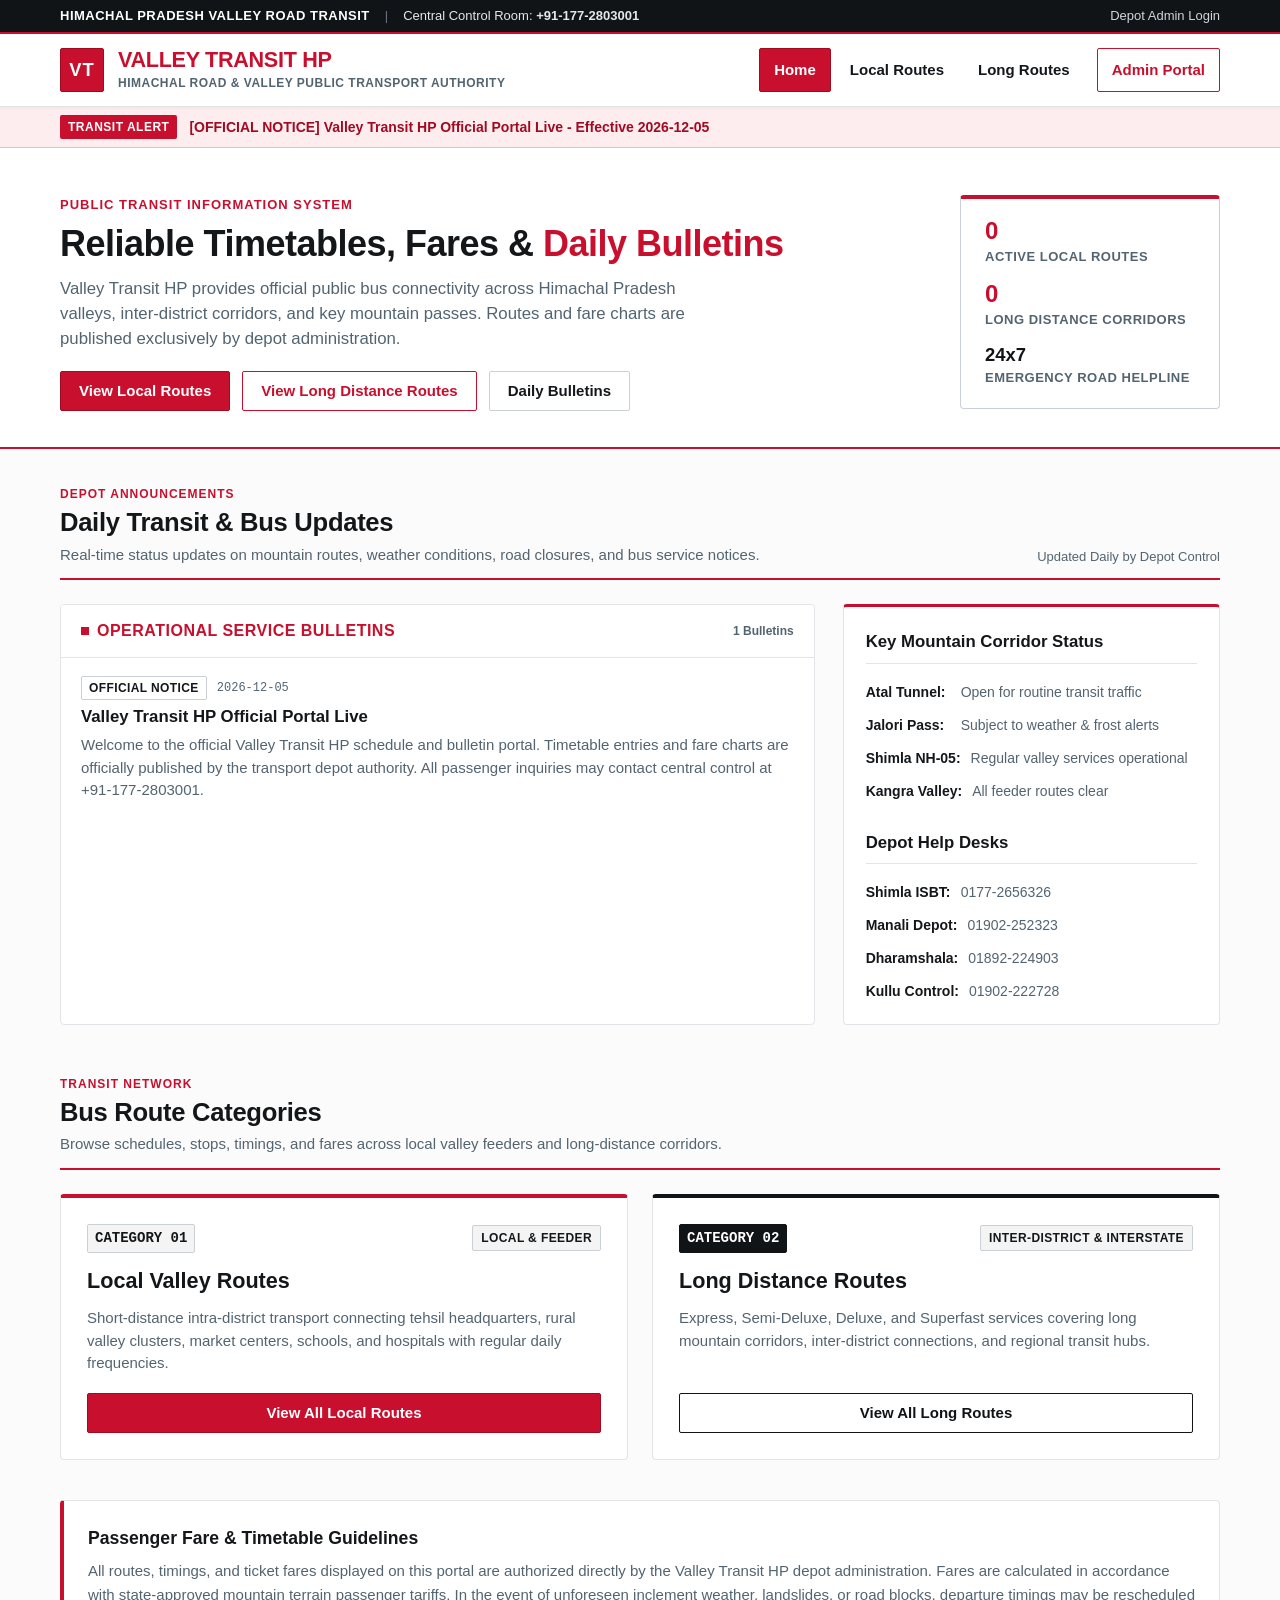
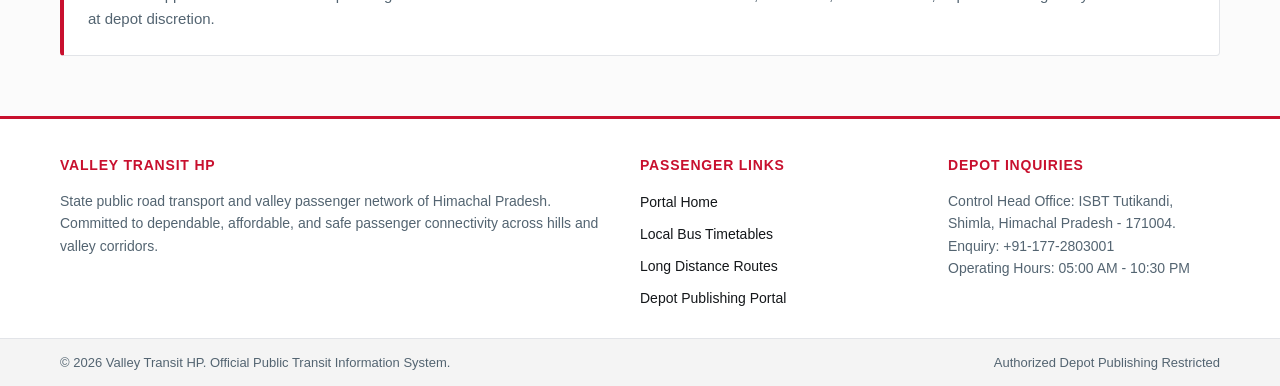
<file: index.html>
<!DOCTYPE html>
<html lang="en">
<head>
  <meta charset="UTF-8">
  <meta name="viewport" content="width=device-width, initial-scale=1.0">
  <title>Valley Transit HP | Official Public Bus Schedule & Updates</title>
  <meta name="description" content="Official Valley Transit HP portal. View local and long-distance Himachal Pradesh bus routes, fares, timings, and daily road bulletins.">
  <link rel="stylesheet" href="styles.css">
</head>
<body>

  <!-- Top Authority Strip -->
  <header class="gov-strip">
    <div class="gov-strip-inner">
      <div class="gov-strip-left">
        <span class="gov-emblem-text">HIMACHAL PRADESH VALLEY ROAD TRANSIT</span>
        <span style="color: #6b7280;">|</span>
        <span>Central Control Room: <strong>+91-177-2803001</strong></span>
      </div>
      <div class="gov-strip-right">
        <span id="header-admin-status"></span>
        <a href="admin.html" class="gov-link">Depot Admin Login</a>
      </div>
    </div>
  </header>

  <!-- Main Navigation Bar -->
  <nav class="site-header">
    <div class="header-container">
      <a href="index.html" class="brand-wrapper">
        <div class="brand-mark">VT</div>
        <div class="brand-text-col">
          <span class="brand-title">Valley Transit HP</span>
          <span class="brand-subtitle">Himachal Road & Valley Public Transport Authority</span>
        </div>
      </a>

      <div class="main-nav">
        <a href="index.html" class="nav-link active">Home</a>
        <a href="local-routes.html" class="nav-link">Local Routes</a>
        <a href="long-routes.html" class="nav-link">Long Routes</a>
        <a href="admin.html" class="nav-link nav-admin-link">Admin Portal</a>
      </div>
    </div>
  </nav>

  <!-- Emergency / Live Notice Ticker -->
  <div class="alert-ticker-bar">
    <div class="ticker-inner">
      <span class="ticker-label">Transit Alert</span>
      <span class="ticker-text" id="live-ticker-text">Loading latest operational update...</span>
    </div>
  </div>

  <!-- Hero Section -->
  <section class="hero-section">
    <div class="hero-inner">
      <div>
        <span class="hero-eyebrow">Public Transit Information System</span>
        <h1 class="hero-title">Reliable Timetables, Fares & <span>Daily Bulletins</span></h1>
        <p class="hero-description">
          Valley Transit HP provides official public bus connectivity across Himachal Pradesh valleys, inter-district corridors, and key mountain passes. Routes and fare charts are published exclusively by depot administration.
        </p>
        <div class="hero-actions">
          <a href="local-routes.html" class="btn btn-primary">View Local Routes</a>
          <a href="long-routes.html" class="btn btn-outline-red">View Long Distance Routes</a>
          <a href="#daily-updates" class="btn btn-secondary">Daily Bulletins</a>
        </div>
      </div>

      <div class="hero-stats-box">
        <div class="stat-item">
          <span class="stat-val" id="stat-local-count">0</span>
          <span class="stat-lbl">Active Local Routes</span>
        </div>
        <div class="stat-item">
          <span class="stat-val" id="stat-long-count">0</span>
          <span class="stat-lbl">Long Distance Corridors</span>
        </div>
        <div class="stat-item">
          <span class="stat-val" style="color: #111417; font-size: 1.15rem;">24x7</span>
          <span class="stat-lbl">Emergency Road Helpline</span>
        </div>
      </div>
    </div>
  </section>

  <!-- Main Content Area -->
  <main class="main-content">

    <!-- DAILY UPDATE AREA (Prominent per requirements) -->
    <section id="daily-updates" style="margin-bottom: 50px;">
      <div class="section-head">
        <div class="section-title-wrap">
          <span class="section-tag">Depot Announcements</span>
          <h2 class="section-title">Daily Transit & Bus Updates</h2>
          <p class="section-desc">Real-time status updates on mountain routes, weather conditions, road closures, and bus service notices.</p>
        </div>
        <div style="font-size: 0.8125rem; color: var(--color-text-muted);">
          Updated Daily by Depot Control
        </div>
      </div>

      <div class="daily-updates-container">
        <!-- Main Bulletin Feed -->
        <div class="updates-feed-panel">
          <div class="panel-header">
            <span class="panel-header-title">
              <span style="display:inline-block; width:8px; height:8px; background:var(--color-red-primary);"></span>
              Operational Service Bulletins
            </span>
            <span id="update-count-badge" style="font-size: 0.75rem; font-weight:700; color: var(--color-text-muted);">1 Update</span>
          </div>

          <div class="update-list" id="home-updates-list">
            <!-- Rendered dynamically from transit-store.js -->
          </div>
        </div>

        <!-- Sidebar: Mountain Corridors & Control Depots -->
        <div class="updates-side-card">
          <h3 class="side-card-title">Key Mountain Corridor Status</h3>
          <ul class="side-card-list">
            <li class="side-card-item">
              <strong>Atal Tunnel:</strong>
              <span>Open for routine transit traffic</span>
            </li>
            <li class="side-card-item">
              <strong>Jalori Pass:</strong>
              <span>Subject to weather & frost alerts</span>
            </li>
            <li class="side-card-item">
              <strong>Shimla NH-05:</strong>
              <span>Regular valley services operational</span>
            </li>
            <li class="side-card-item">
              <strong>Kangra Valley:</strong>
              <span>All feeder routes clear</span>
            </li>
          </ul>

          <h3 class="side-card-title" style="margin-top: 10px;">Depot Help Desks</h3>
          <ul class="side-card-list">
            <li class="side-card-item">
              <strong>Shimla ISBT:</strong>
              <span>0177-2656326</span>
            </li>
            <li class="side-card-item">
              <strong>Manali Depot:</strong>
              <span>01902-252323</span>
            </li>
            <li class="side-card-item">
              <strong>Dharamshala:</strong>
              <span>01892-224903</span>
            </li>
            <li class="side-card-item">
              <strong>Kullu Control:</strong>
              <span>01902-222728</span>
            </li>
          </ul>
        </div>
      </div>
    </section>

    <!-- Quick Route Navigation / Directory Cards -->
    <section style="margin-bottom: 40px;">
      <div class="section-head">
        <div class="section-title-wrap">
          <span class="section-tag">Transit Network</span>
          <h2 class="section-title">Bus Route Categories</h2>
          <p class="section-desc">Browse schedules, stops, timings, and fares across local valley feeders and long-distance corridors.</p>
        </div>
      </div>

      <div style="display: grid; grid-template-columns: repeat(auto-fit, minmax(320px, 1fr)); gap: 24px;">
        <!-- Local Routes Card -->
        <div style="background: var(--color-white); border: 1px solid var(--color-border); border-top: 4px solid var(--color-red-primary); padding: 26px; border-radius: var(--card-radius); display: flex; flex-direction: column; justify-content: space-between;">
          <div>
            <div style="display: flex; justify-content: space-between; align-items: center; margin-bottom: 12px;">
              <span class="route-no-badge">CATEGORY 01</span>
              <span class="bus-type-tag">Local & Feeder</span>
            </div>
            <h3 style="font-size: 1.35rem; font-weight: 800; color: var(--color-text-main); margin-bottom: 10px;">Local Valley Routes</h3>
            <p style="font-size: 0.9375rem; color: var(--color-text-muted); line-height: 1.5; margin-bottom: 18px;">
              Short-distance intra-district transport connecting tehsil headquarters, rural valley clusters, market centers, schools, and hospitals with regular daily frequencies.
            </p>
          </div>
          <div>
            <a href="local-routes.html" class="btn btn-primary" style="width: 100%;">View All Local Routes</a>
          </div>
        </div>

        <!-- Long Routes Card -->
        <div style="background: var(--color-white); border: 1px solid var(--color-border); border-top: 4px solid #111417; padding: 26px; border-radius: var(--card-radius); display: flex; flex-direction: column; justify-content: space-between;">
          <div>
            <div style="display: flex; justify-content: space-between; align-items: center; margin-bottom: 12px;">
              <span class="route-no-badge" style="background:#111417; color:#fff; border-color:#111417;">CATEGORY 02</span>
              <span class="bus-type-tag">Inter-District & Interstate</span>
            </div>
            <h3 style="font-size: 1.35rem; font-weight: 800; color: var(--color-text-main); margin-bottom: 10px;">Long Distance Routes</h3>
            <p style="font-size: 0.9375rem; color: var(--color-text-muted); line-height: 1.5; margin-bottom: 18px;">
              Express, Semi-Deluxe, Deluxe, and Superfast services covering long mountain corridors, inter-district connections, and regional transit hubs.
            </p>
          </div>
          <div>
            <a href="long-routes.html" class="btn btn-secondary" style="width: 100%; border-color: #111417; color: #111417;">View All Long Routes</a>
          </div>
        </div>
      </div>
    </section>

    <!-- Public Notice / Regulatory Standards -->
    <section style="background: var(--color-white); border: 1px solid var(--color-border); border-left: 4px solid var(--color-red-primary); padding: 24px; border-radius: var(--card-radius);">
      <h3 style="font-size: 1.1rem; font-weight: 700; color: var(--color-text-main); margin-bottom: 8px;">Passenger Fare & Timetable Guidelines</h3>
      <p style="font-size: 0.9375rem; color: var(--color-text-muted); line-height: 1.6;">
        All routes, timings, and ticket fares displayed on this portal are authorized directly by the Valley Transit HP depot administration. Fares are calculated in accordance with state-approved mountain terrain passenger tariffs. In the event of unforeseen inclement weather, landslides, or road blocks, departure timings may be rescheduled at depot discretion.
      </p>
    </section>

  </main>

  <!-- Official Footer -->
  <footer class="site-footer">
    <div class="footer-top">
      <div>
        <h4 class="footer-col-title">Valley Transit HP</h4>
        <p class="footer-text">
          State public road transport and valley passenger network of Himachal Pradesh. Committed to dependable, affordable, and safe passenger connectivity across hills and valley corridors.
        </p>
      </div>
      <div>
        <h4 class="footer-col-title">Passenger Links</h4>
        <ul class="footer-list">
          <li><a href="index.html">Portal Home</a></li>
          <li><a href="local-routes.html">Local Bus Timetables</a></li>
          <li><a href="long-routes.html">Long Distance Routes</a></li>
          <li><a href="admin.html">Depot Publishing Portal</a></li>
        </ul>
      </div>
      <div>
        <h4 class="footer-col-title">Depot Inquiries</h4>
        <p class="footer-text">
          Control Head Office: ISBT Tutikandi, Shimla, Himachal Pradesh - 171004.<br>
          Enquiry: +91-177-2803001<br>
          Operating Hours: 05:00 AM - 10:30 PM
        </p>
      </div>
    </div>
    <div class="footer-bottom">
      <div class="footer-bottom-inner">
        <span>&copy; 2026 Valley Transit HP. Official Public Transit Information System.</span>
        <span>Authorized Depot Publishing Restricted</span>
      </div>
    </div>
  </footer>

  <!-- Notification Toast Container -->
  <div id="toast-container" class="toast-container"></div>

  <!-- Scripts -->
  <script src="transit-store.js"></script>
  <script src="main.js"></script>
</body>
</html>
</file>
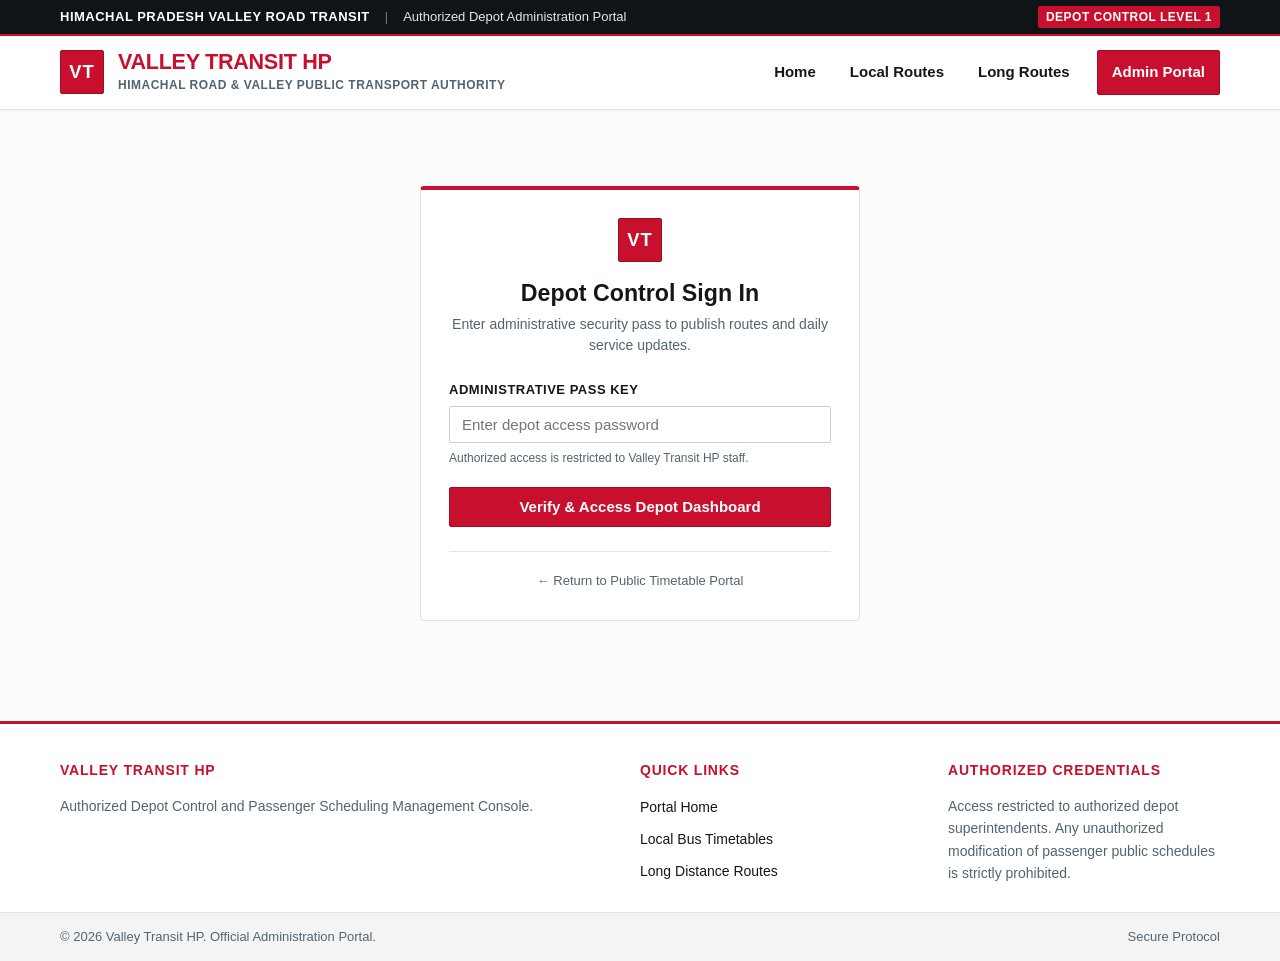
<file: admin.html>
<!DOCTYPE html>
<html lang="en">
<head>
  <meta charset="UTF-8">
  <meta name="viewport" content="width=device-width, initial-scale=1.0">
  <title>Depot Administrator Portal | Valley Transit HP</title>
  <meta name="description" content="Authorized publishing portal for Valley Transit HP depot administration. Add and manage bus routes, schedules, fares, and daily road bulletins.">
  <link rel="stylesheet" href="styles.css">
</head>
<body>

  <!-- Top Authority Strip -->
  <header class="gov-strip">
    <div class="gov-strip-inner">
      <div class="gov-strip-left">
        <span class="gov-emblem-text">HIMACHAL PRADESH VALLEY ROAD TRANSIT</span>
        <span style="color: #6b7280;">|</span>
        <span>Authorized Depot Administration Portal</span>
      </div>
      <div class="gov-strip-right">
        <span class="admin-badge-indicator">Depot Control Level 1</span>
      </div>
    </div>
  </header>

  <!-- Main Navigation Bar -->
  <nav class="site-header">
    <div class="header-container">
      <a href="index.html" class="brand-wrapper">
        <div class="brand-mark">VT</div>
        <div class="brand-text-col">
          <span class="brand-title">Valley Transit HP</span>
          <span class="brand-subtitle">Himachal Road & Valley Public Transport Authority</span>
        </div>
      </a>

      <div class="main-nav">
        <a href="index.html" class="nav-link">Home</a>
        <a href="local-routes.html" class="nav-link">Local Routes</a>
        <a href="long-routes.html" class="nav-link">Long Routes</a>
        <a href="admin.html" class="nav-link active nav-admin-link">Admin Portal</a>
      </div>
    </div>
  </nav>

  <!-- Main Content -->
  <main class="main-content">

    <!-- ====================================================================
         VIEW A: LOGIN FORM (Shown when unauthenticated)
         ==================================================================== -->
    <div id="admin-login-view" class="admin-login-wrapper" style="display: none;">
      <div class="admin-card">
        <div style="text-align: center; margin-bottom: 24px;">
          <div class="brand-mark" style="margin: 0 auto 14px auto;">VT</div>
          <h2 style="font-size: 1.45rem; font-weight: 800; color: var(--color-text-main);">Depot Control Sign In</h2>
          <p style="font-size: 0.875rem; color: var(--color-text-muted); margin-top: 4px;">
            Enter administrative security pass to publish routes and daily service updates.
          </p>
        </div>

        <div id="login-error-box" class="notice-box" style="display: none;"></div>

        <form id="admin-login-form">
          <div class="form-group" style="margin-bottom: 20px;">
            <label for="admin-pass-input" class="form-label">Administrative Pass Key</label>
            <input 
              type="password" 
              id="admin-pass-input" 
              class="form-control" 
              placeholder="Enter depot access password" 
              required
              autocomplete="current-password"
            >
            <span class="form-hint">Authorized access is restricted to Valley Transit HP staff.</span>
          </div>

          <button type="submit" class="btn btn-primary" style="width: 100%;">
            Verify & Access Depot Dashboard
          </button>
        </form>

        <div style="margin-top: 24px; padding-top: 16px; border-top: 1px solid var(--color-border); text-align: center;">
          <a href="index.html" class="gov-link" style="color: var(--color-text-muted); font-size: 0.8125rem;">
            &larr; Return to Public Timetable Portal
          </a>
        </div>
      </div>
    </div>

    <!-- ====================================================================
         VIEW B: ADMIN DASHBOARD (Shown when authenticated)
         ==================================================================== -->
    <div id="admin-dashboard-view" style="display: none;">

      <!-- Admin Top Toolbar -->
      <div class="admin-header-strip">
        <div>
          <span style="font-size: 0.8125rem; font-weight: 700; text-transform: uppercase; color: var(--color-red-primary); letter-spacing: 0.5px;">
            Authorized Publishing Station
          </span>
          <h1 style="font-size: 1.75rem; font-weight: 800; color: var(--color-text-main);">
            Depot Management Console
          </h1>
        </div>

        <div style="display: flex; gap: 12px; align-items: center;">
          <span style="font-size: 0.875rem; color: var(--color-text-muted);">
            Session Active: <strong>Admin Officer</strong>
          </span>
          <button type="button" id="admin-logout-btn" class="btn btn-secondary btn-sm">
            Logout
          </button>
        </div>
      </div>

      <!-- Navigation Tabs -->
      <div class="admin-tabs">
        <button type="button" class="admin-tab-btn active" data-tab="tab-add-route">
          Publish New Route
        </button>
        <button type="button" class="admin-tab-btn" data-tab="tab-add-update">
          Post Daily Update
        </button>
        <button type="button" class="admin-tab-btn" data-tab="tab-manage-routes">
          Manage Published Routes (<span id="tab-routes-count">0</span>)
        </button>
        <button type="button" class="admin-tab-btn" data-tab="tab-manage-updates">
          Manage Daily Updates (<span id="tab-updates-count">0</span>)
        </button>
        <button type="button" class="admin-tab-btn" data-tab="tab-tools">
          Backup & Tools
        </button>
      </div>

      <!-- ================================================================
           TAB 1: PUBLISH NEW ROUTE
           ================================================================ -->
      <div id="tab-add-route" class="admin-tab-content">
        <div class="admin-card">
          <div style="border-bottom: 1px solid var(--color-border); padding-bottom: 12px; margin-bottom: 20px;">
            <h2 style="font-size: 1.25rem; font-weight: 700; color: var(--color-text-main);">
              Publish Bus Route to Public Register
            </h2>
            <p style="font-size: 0.875rem; color: var(--color-text-muted);">
              Specify route category (Local vs Long Route), timetable stops, bus service class, and approved passenger fare.
            </p>
          </div>

          <form id="add-route-form">
            <div class="form-grid">
              
              <div class="form-group">
                <label for="route-type-select" class="form-label">Route Category *</label>
                <select id="route-type-select" class="form-control" required>
                  <option value="local">Local Route (Intra-Valley / Feeder Network)</option>
                  <option value="long">Long Route (Inter-District / Mountain Corridor)</option>
                </select>
                <span class="form-hint">Determines whether route appears on Local or Long routes page.</span>
              </div>

              <div class="form-group">
                <label for="route-no-input" class="form-label">Route Number / Code *</label>
                <input 
                  type="text" 
                  id="route-no-input" 
                  class="form-control" 
                  placeholder="e.g. VT-HP-101 or ML-KL-04" 
                  required
                >
                <span class="form-hint">Official depot code for passenger identification.</span>
              </div>

              <div class="form-group">
                <label for="route-origin-input" class="form-label">Origin Station (From) *</label>
                <input 
                  type="text" 
                  id="route-origin-input" 
                  class="form-control" 
                  placeholder="e.g. Kullu ISBT, Shimla Old Bus Stand, Manali" 
                  required
                >
              </div>

              <div class="form-group">
                <label for="route-destination-input" class="form-label">Destination Station (To) *</label>
                <input 
                  type="text" 
                  id="route-destination-input" 
                  class="form-control" 
                  placeholder="e.g. Naggar, Mandi, Dharamshala, Rohru" 
                  required
                >
              </div>

              <div class="form-group" style="grid-column: 1 / -1;">
                <label for="route-via-input" class="form-label">Via Key Stops / Mountain Corridor *</label>
                <input 
                  type="text" 
                  id="route-via-input" 
                  class="form-control" 
                  placeholder="e.g. Via Bhuntar - Bajaura - Aut Tunnel - Pandoh" 
                  required
                >
                <span class="form-hint">Major intermediate stations and halting points.</span>
              </div>

              <div class="form-group">
                <label for="route-dept-time-input" class="form-label">Departure Time *</label>
                <input 
                  type="text" 
                  id="route-dept-time-input" 
                  class="form-control" 
                  placeholder="e.g. 06:45 AM" 
                  required
                >
              </div>

              <div class="form-group">
                <label for="route-arr-time-input" class="form-label">Arrival Time *</label>
                <input 
                  type="text" 
                  id="route-arr-time-input" 
                  class="form-control" 
                  placeholder="e.g. 10:15 AM" 
                  required
                >
              </div>

              <div class="form-group">
                <label for="route-bus-type-select" class="form-label">Bus Service Class *</label>
                <select id="route-bus-type-select" class="form-control" required>
                  <option value="Ordinary">Ordinary / Rural Service</option>
                  <option value="Mini">Mini Bus / Feeder</option>
                  <option value="Semi-Deluxe">Semi-Deluxe (2x2)</option>
                  <option value="Superfast">Superfast Express</option>
                  <option value="Himgaura Deluxe">Himgaura Deluxe</option>
                  <option value="Volvo AC">Volvo A/C Seater</option>
                  <option value="Electric">Electric Valley Shuttle</option>
                </select>
              </div>

              <div class="form-group">
                <label for="route-fare-input" class="form-label">Full Stage Fare (₹) *</label>
                <input 
                  type="number" 
                  id="route-fare-input" 
                  class="form-control" 
                  placeholder="e.g. 65 or 240" 
                  min="5" 
                  step="1" 
                  required
                >
              </div>

              <div class="form-group">
                <label for="route-distance-input" class="form-label">Distance (KM)</label>
                <input 
                  type="number" 
                  id="route-distance-input" 
                  class="form-control" 
                  placeholder="e.g. 38 or 165" 
                  min="1" 
                  step="1"
                >
                <span class="form-hint">Especially useful for Long Distance route cards.</span>
              </div>

              <div class="form-group">
                <label for="route-schedule-select" class="form-label">Operating Schedule / Frequency *</label>
                <select id="route-schedule-select" class="form-control" required>
                  <option value="Daily">Daily Regular Service</option>
                  <option value="Mon - Sat">Monday through Saturday</option>
                  <option value="Hourly Service">Hourly Valley Shuttle</option>
                  <option value="Morning & Evening">Morning & Evening Only</option>
                  <option value="Night Express">Night Express Service</option>
                  <option value="Weekend Special">Weekend Special</option>
                </select>
              </div>

              <div class="form-group">
                <label for="route-status-select" class="form-label">Service Operational Status *</label>
                <select id="route-status-select" class="form-control" required>
                  <option value="Active">Active / On-Time</option>
                  <option value="Suspended">Temporarily Suspended</option>
                  <option value="Special">Special Scheduled Trip</option>
                </select>
              </div>

            </div>

            <div class="form-actions">
              <button type="reset" class="btn btn-secondary">
                Clear Form
              </button>
              <button type="submit" class="btn btn-primary">
                Publish Route to Public Register
              </button>
            </div>
          </form>
        </div>
      </div>

      <!-- ================================================================
           TAB 2: POST DAILY UPDATE
           ================================================================ -->
      <div id="tab-add-update" class="admin-tab-content" style="display: none;">
        <div class="admin-card">
          <div style="border-bottom: 1px solid var(--color-border); padding-bottom: 12px; margin-bottom: 20px;">
            <h2 style="font-size: 1.25rem; font-weight: 700; color: var(--color-text-main);">
              Post Daily Bus & Mountain Road Bulletin
            </h2>
            <p style="font-size: 0.875rem; color: var(--color-text-muted);">
              Publish road clearance alerts, bad weather advisories, pass closures, or extra service notices directly to the Home Page daily area.
            </p>
          </div>

          <form id="add-update-form">
            <div class="form-grid">

              <div class="form-group" style="grid-column: 1 / -1;">
                <label for="update-title-input" class="form-label">Bulletin Headline *</label>
                <input 
                  type="text" 
                  id="update-title-input" 
                  class="form-control" 
                  placeholder="e.g. NH-05 Morning Clearance Notice / Extra Manali Feeder Buses Added" 
                  required
                >
              </div>

              <div class="form-group">
                <label for="update-category-select" class="form-label">Category *</label>
                <select id="update-category-select" class="form-control" required>
                  <option value="Road Condition">Road Condition & Clearance</option>
                  <option value="Weather Alert">Weather & Snow / Rain Alert</option>
                  <option value="Schedule Change">Schedule Modification</option>
                  <option value="Fleet Maintenance">Fleet & Bus Maintenance</option>
                  <option value="Special Service">Special Festival / Extra Bus</option>
                  <option value="General Notice">General Passenger Notice</option>
                </select>
              </div>

              <div class="form-group">
                <label for="update-severity-select" class="form-label">Notice Priority *</label>
                <select id="update-severity-select" class="form-control" required>
                  <option value="normal">Standard Operational Bulletin</option>
                  <option value="urgent">High Urgency / Emergency Road Alert</option>
                </select>
              </div>

              <div class="form-group">
                <label for="update-date-input" class="form-label">Effective Date *</label>
                <input 
                  type="date" 
                  id="update-date-input" 
                  class="form-control" 
                  required
                >
              </div>

              <div class="form-group" style="grid-column: 1 / -1;">
                <label for="update-content-input" class="form-label">Detailed Notice Content *</label>
                <textarea 
                  id="update-content-input" 
                  class="form-control" 
                  rows="4" 
                  placeholder="Provide precise details, affected routes or passes, diversion instructions, and contact helpline..."
                  required
                ></textarea>
              </div>

            </div>

            <div class="form-actions">
              <button type="reset" class="btn btn-secondary">
                Clear
              </button>
              <button type="submit" class="btn btn-primary">
                Post Bulletin to Live Home Page
              </button>
            </div>
          </form>
        </div>
      </div>

      <!-- ================================================================
           TAB 3: MANAGE PUBLISHED ROUTES
           ================================================================ -->
      <div id="tab-manage-routes" class="admin-tab-content" style="display: none;">
        <div class="admin-card">
          <div style="display: flex; justify-content: space-between; align-items: center; border-bottom: 1px solid var(--color-border); padding-bottom: 12px; margin-bottom: 20px; flex-wrap: wrap; gap: 10px;">
            <div>
              <h2 style="font-size: 1.25rem; font-weight: 700; color: var(--color-text-main);">
                Active Published Routes Register
              </h2>
              <p style="font-size: 0.875rem; color: var(--color-text-muted);">
                View, change operational status, or remove routes published to public view.
              </p>
            </div>
            <button type="button" class="btn btn-primary btn-sm" onclick="document.querySelector('[data-tab=tab-add-route]').click()">
              + Add Another Route
            </button>
          </div>

          <div class="table-responsive">
            <table class="transit-table">
              <thead>
                <tr>
                  <th>Route Code</th>
                  <th>Category</th>
                  <th>Origin & Destination</th>
                  <th>Via Corridor</th>
                  <th>Timings</th>
                  <th>Fare</th>
                  <th>Status</th>
                  <th>Actions</th>
                </tr>
              </thead>
              <tbody id="admin-routes-tbody">
                <!-- Populated dynamically -->
              </tbody>
            </table>
          </div>

          <div id="admin-routes-empty" class="empty-state-box" style="display: none;">
            <div class="empty-state-icon">0</div>
            <h3 class="empty-state-title">No Routes In Register</h3>
            <p class="empty-state-desc">You have not published any bus routes yet. Click 'Publish New Route' tab above to add local or long routes.</p>
          </div>
        </div>
      </div>

      <!-- ================================================================
           TAB 4: MANAGE DAILY UPDATES
           ================================================================ -->
      <div id="tab-manage-updates" class="admin-tab-content" style="display: none;">
        <div class="admin-card">
          <div style="display: flex; justify-content: space-between; align-items: center; border-bottom: 1px solid var(--color-border); padding-bottom: 12px; margin-bottom: 20px; flex-wrap: wrap; gap: 10px;">
            <div>
              <h2 style="font-size: 1.25rem; font-weight: 700; color: var(--color-text-main);">
                Published Bulletins & Updates
              </h2>
              <p style="font-size: 0.875rem; color: var(--color-text-muted);">
                All announcements currently appearing on the public home page daily updates area.
              </p>
            </div>
            <button type="button" class="btn btn-primary btn-sm" onclick="document.querySelector('[data-tab=tab-add-update]').click()">
              + New Bulletin
            </button>
          </div>

          <div id="admin-updates-list" style="display: flex; flex-direction: column; gap: 14px;">
            <!-- Populated dynamically -->
          </div>
        </div>
      </div>

      <!-- ================================================================
           TAB 5: BACKUP & TOOLS
           ================================================================ -->
      <div id="tab-tools" class="admin-tab-content" style="display: none;">
        <div class="admin-card">
          <h2 style="font-size: 1.25rem; font-weight: 700; color: var(--color-text-main); margin-bottom: 10px;">
            Schedule Data Backup & Restoration
          </h2>
          <p style="font-size: 0.875rem; color: var(--color-text-muted); margin-bottom: 24px;">
            Export the official depot timetable and bulletin register to a JSON file, or restore from a backup file.
          </p>

          <div style="display: grid; grid-template-columns: repeat(auto-fit, minmax(280px, 1fr)); gap: 20px; margin-bottom: 30px;">
            <div style="background: var(--color-bg-subtle); padding: 20px; border: 1px solid var(--color-border); border-radius: var(--card-radius);">
              <h3 style="font-size: 1rem; font-weight: 700; margin-bottom: 8px;">Export Schedule Backup</h3>
              <p style="font-size: 0.8125rem; color: var(--color-text-muted); margin-bottom: 16px;">
                Download all currently published local routes, long distance routes, and daily bulletins as a secure JSON file.
              </p>
              <button type="button" id="export-backup-btn" class="btn btn-secondary" style="width: 100%;">
                Download JSON Backup
              </button>
            </div>

            <div style="background: var(--color-bg-subtle); padding: 20px; border: 1px solid var(--color-border); border-radius: var(--card-radius);">
              <h3 style="font-size: 1rem; font-weight: 700; margin-bottom: 8px;">Import Backup File</h3>
              <p style="font-size: 0.8125rem; color: var(--color-text-muted); margin-bottom: 16px;">
                Restore schedule database from a previously exported Valley Transit HP JSON backup.
              </p>
              <input type="file" id="import-backup-file" accept=".json" style="display: none;">
              <button type="button" id="import-backup-btn" class="btn btn-outline-red" style="width: 100%;">
                Select & Load Backup
              </button>
            </div>
          </div>

          <div style="border-top: 1px solid var(--color-border); padding-top: 20px;">
            <h4 style="font-size: 0.9375rem; font-weight: 700; color: #991b1b; margin-bottom: 6px;">
              Danger Zone: Clear Routes Register
            </h4>
            <p style="font-size: 0.8125rem; color: var(--color-text-muted); margin-bottom: 12px;">
              Permanently wipe all routes from the public timetable register. This action cannot be undone.
            </p>
            <button type="button" id="clear-all-routes-btn" class="btn btn-danger btn-sm">
              Clear All Routes
            </button>
          </div>
        </div>
      </div>

    </div>

  </main>

  <!-- Official Footer -->
  <footer class="site-footer">
    <div class="footer-top">
      <div>
        <h4 class="footer-col-title">Valley Transit HP</h4>
        <p class="footer-text">
          Authorized Depot Control and Passenger Scheduling Management Console.
        </p>
      </div>
      <div>
        <h4 class="footer-col-title">Quick Links</h4>
        <ul class="footer-list">
          <li><a href="index.html">Portal Home</a></li>
          <li><a href="local-routes.html">Local Bus Timetables</a></li>
          <li><a href="long-routes.html">Long Distance Routes</a></li>
        </ul>
      </div>
      <div>
        <h4 class="footer-col-title">Authorized Credentials</h4>
        <p class="footer-text">
          Access restricted to authorized depot superintendents. Any unauthorized modification of passenger public schedules is strictly prohibited.
        </p>
      </div>
    </div>
    <div class="footer-bottom">
      <div class="footer-bottom-inner">
        <span>&copy; 2026 Valley Transit HP. Official Administration Portal.</span>
        <span>Secure Protocol</span>
      </div>
    </div>
  </footer>

  <!-- Notification Toast Container -->
  <div id="toast-container" class="toast-container"></div>

  <!-- Scripts -->
  <script src="transit-store.js"></script>
  <script src="admin.js"></script>
</body>
</html>
</file>
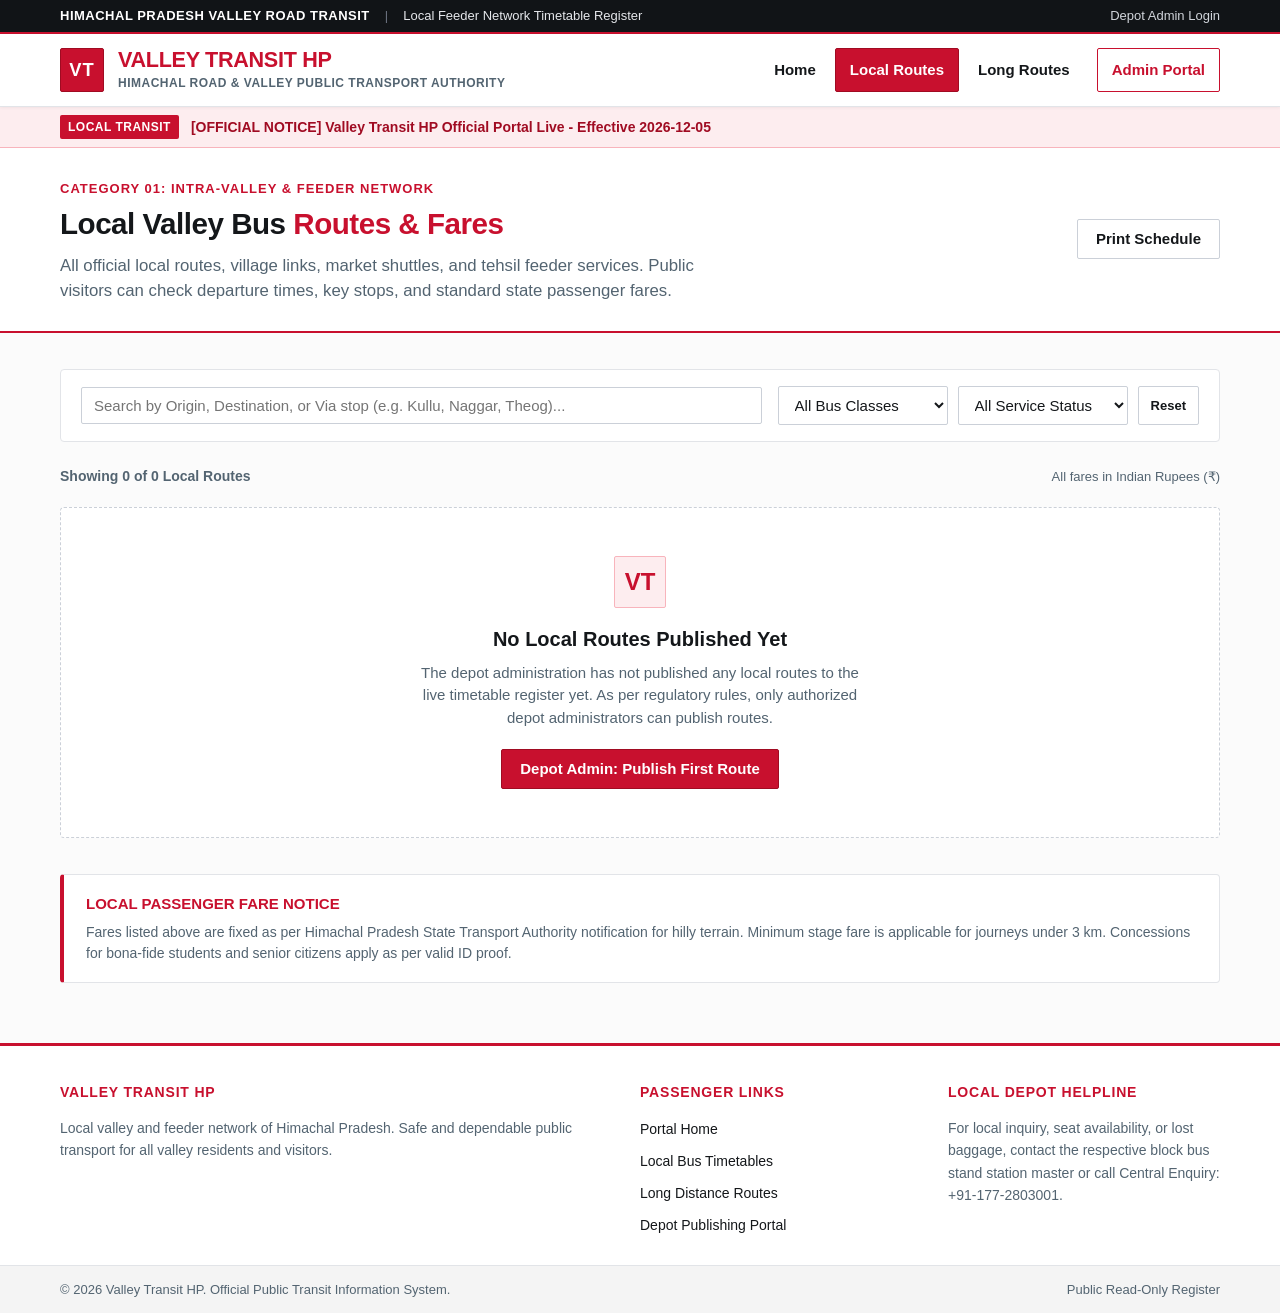
<file: local-routes.html>
<!DOCTYPE html>
<html lang="en">
<head>
  <meta charset="UTF-8">
  <meta name="viewport" content="width=device-width, initial-scale=1.0">
  <title>Local Bus Routes & Fares | Valley Transit HP</title>
  <meta name="description" content="Official schedule and fare list for local valley bus routes across Himachal Pradesh. Timetables published exclusively by Valley Transit HP administration.">
  <link rel="stylesheet" href="styles.css">
</head>
<body>

  <!-- Top Authority Strip -->
  <header class="gov-strip">
    <div class="gov-strip-inner">
      <div class="gov-strip-left">
        <span class="gov-emblem-text">HIMACHAL PRADESH VALLEY ROAD TRANSIT</span>
        <span style="color: #6b7280;">|</span>
        <span>Local Feeder Network Timetable Register</span>
      </div>
      <div class="gov-strip-right">
        <span id="header-admin-status"></span>
        <a href="admin.html" class="gov-link">Depot Admin Login</a>
      </div>
    </div>
  </header>

  <!-- Main Navigation Bar -->
  <nav class="site-header">
    <div class="header-container">
      <a href="index.html" class="brand-wrapper">
        <div class="brand-mark">VT</div>
        <div class="brand-text-col">
          <span class="brand-title">Valley Transit HP</span>
          <span class="brand-subtitle">Himachal Road & Valley Public Transport Authority</span>
        </div>
      </a>

      <div class="main-nav">
        <a href="index.html" class="nav-link">Home</a>
        <a href="local-routes.html" class="nav-link active">Local Routes</a>
        <a href="long-routes.html" class="nav-link">Long Routes</a>
        <a href="admin.html" class="nav-link nav-admin-link">Admin Portal</a>
      </div>
    </div>
  </nav>

  <!-- Live Notice Ticker -->
  <div class="alert-ticker-bar">
    <div class="ticker-inner">
      <span class="ticker-label">Local Transit</span>
      <span class="ticker-text" id="live-ticker-text">Public timetable & fare register for intra-valley and feeder bus services.</span>
    </div>
  </div>

  <!-- Page Header -->
  <section class="hero-section" style="padding: 28px 0;">
    <div class="hero-inner">
      <div>
        <span class="hero-eyebrow">Category 01: Intra-Valley & Feeder Network</span>
        <h1 class="hero-title" style="font-size: 1.85rem;">Local Valley Bus <span>Routes & Fares</span></h1>
        <p class="hero-description" style="margin-bottom: 0;">
          All official local routes, village links, market shuttles, and tehsil feeder services. Public visitors can check departure times, key stops, and standard state passenger fares.
        </p>
      </div>
      <div>
        <button type="button" onclick="window.print()" class="btn btn-secondary">
          Print Schedule
        </button>
      </div>
    </div>
  </section>

  <!-- Main Content -->
  <main class="main-content">

    <!-- Search & Filter Controls -->
    <div class="filter-bar">
      <div class="search-input-group">
        <input 
          type="text" 
          id="route-search-input" 
          class="form-control" 
          placeholder="Search by Origin, Destination, or Via stop (e.g. Kullu, Naggar, Theog)..."
          autocomplete="off"
        >
      </div>

      <div style="display: flex; gap: 10px; flex-wrap: wrap;">
        <select id="bus-type-filter" class="filter-select">
          <option value="all">All Bus Classes</option>
          <option value="Ordinary">Ordinary / Rural</option>
          <option value="Mini">Mini Bus / Feeder</option>
          <option value="Semi-Deluxe">Semi-Deluxe</option>
          <option value="Electric">Electric Shuttle</option>
        </select>

        <select id="status-filter" class="filter-select">
          <option value="all">All Service Status</option>
          <option value="Active">Active Services</option>
          <option value="Suspended">Suspended</option>
          <option value="Special">Special Trips</option>
        </select>

        <button type="button" id="reset-filters-btn" class="btn btn-secondary btn-sm">
          Reset
        </button>
      </div>
    </div>

    <!-- Results Status Count -->
    <div style="display: flex; justify-content: space-between; align-items: center; margin-bottom: 14px;">
      <span id="route-count-label" style="font-size: 0.875rem; font-weight: 700; color: var(--color-text-muted);">
        Showing 0 Local Routes
      </span>
      <span style="font-size: 0.8125rem; color: var(--color-text-muted);">
        All fares in Indian Rupees (₹)
      </span>
    </div>

    <!-- Route Timetable Table Container -->
    <div class="table-responsive">
      <table class="transit-table" id="local-routes-table">
        <thead>
          <tr>
            <th>Route No</th>
            <th>Origin (From)</th>
            <th>Destination (To)</th>
            <th>Via Stops</th>
            <th>Departure</th>
            <th>Arrival</th>
            <th>Bus Class</th>
            <th>Fare (₹)</th>
            <th>Frequency</th>
            <th>Status</th>
          </tr>
        </thead>
        <tbody id="local-routes-tbody">
          <!-- Dynamically populated or rendered as empty state -->
        </tbody>
      </table>
    </div>

    <!-- Empty State Container (Displayed when 0 routes exist) -->
    <div id="local-empty-state" class="empty-state-box" style="display: none;">
      <div class="empty-state-icon">VT</div>
      <h3 class="empty-state-title">No Local Routes Published Yet</h3>
      <p class="empty-state-desc">
        The depot administration has not published any local routes to the live timetable register yet. As per regulatory rules, only authorized depot administrators can publish routes.
      </p>
      <a href="admin.html" class="btn btn-primary">
        Depot Admin: Publish First Route
      </a>
    </div>

    <!-- Regulatory Notice Box -->
    <div style="margin-top: 36px; background: var(--color-white); border: 1px solid var(--color-border); border-left: 4px solid var(--color-red-primary); padding: 18px 22px; border-radius: var(--card-radius);">
      <h4 style="font-size: 0.9375rem; font-weight: 700; color: var(--color-red-primary); text-transform: uppercase; margin-bottom: 6px;">
        Local Passenger Fare Notice
      </h4>
      <p style="font-size: 0.875rem; color: var(--color-text-muted); line-height: 1.5;">
        Fares listed above are fixed as per Himachal Pradesh State Transport Authority notification for hilly terrain. Minimum stage fare is applicable for journeys under 3 km. Concessions for bona-fide students and senior citizens apply as per valid ID proof.
      </p>
    </div>

  </main>

  <!-- Official Footer -->
  <footer class="site-footer">
    <div class="footer-top">
      <div>
        <h4 class="footer-col-title">Valley Transit HP</h4>
        <p class="footer-text">
          Local valley and feeder network of Himachal Pradesh. Safe and dependable public transport for all valley residents and visitors.
        </p>
      </div>
      <div>
        <h4 class="footer-col-title">Passenger Links</h4>
        <ul class="footer-list">
          <li><a href="index.html">Portal Home</a></li>
          <li><a href="local-routes.html">Local Bus Timetables</a></li>
          <li><a href="long-routes.html">Long Distance Routes</a></li>
          <li><a href="admin.html">Depot Publishing Portal</a></li>
        </ul>
      </div>
      <div>
        <h4 class="footer-col-title">Local Depot Helpline</h4>
        <p class="footer-text">
          For local inquiry, seat availability, or lost baggage, contact the respective block bus stand station master or call Central Enquiry: +91-177-2803001.
        </p>
      </div>
    </div>
    <div class="footer-bottom">
      <div class="footer-bottom-inner">
        <span>&copy; 2026 Valley Transit HP. Official Public Transit Information System.</span>
        <span>Public Read-Only Register</span>
      </div>
    </div>
  </footer>

  <!-- Notification Toast Container -->
  <div id="toast-container" class="toast-container"></div>

  <!-- Scripts -->
  <script src="transit-store.js"></script>
  <script src="main.js"></script>
</body>
</html>
</file>
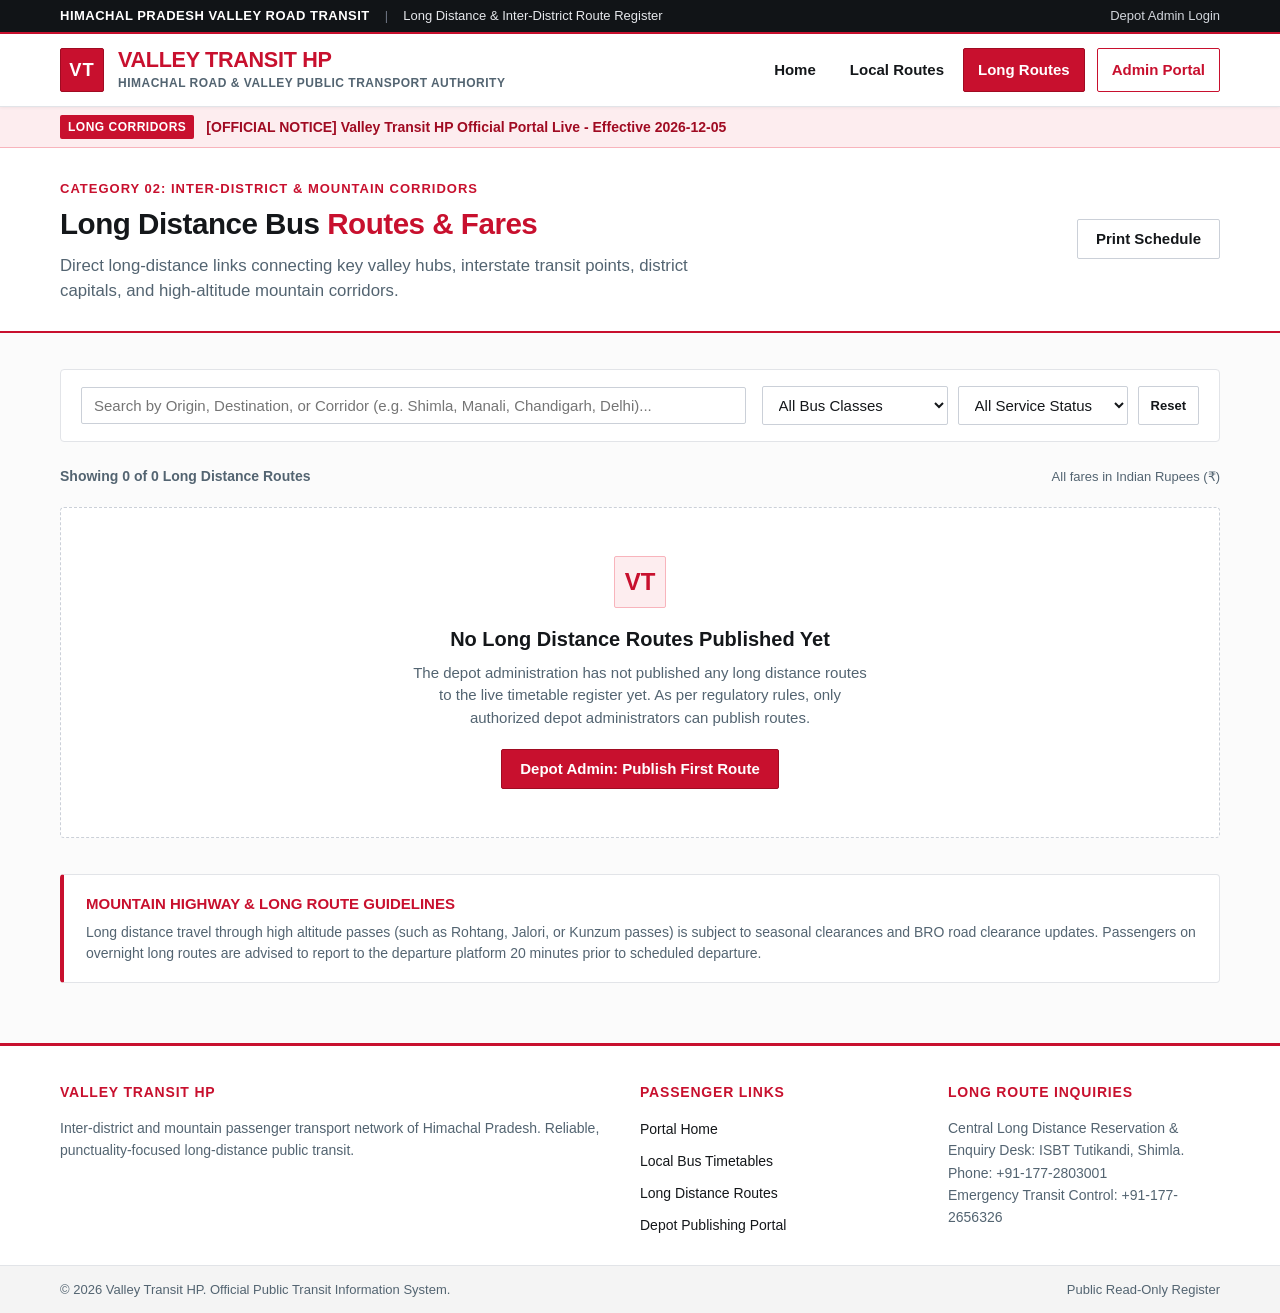
<file: long-routes.html>
<!DOCTYPE html>
<html lang="en">
<head>
  <meta charset="UTF-8">
  <meta name="viewport" content="width=device-width, initial-scale=1.0">
  <title>Long Distance Bus Routes & Fares | Valley Transit HP</title>
  <meta name="description" content="Official schedule and fare register for long distance, inter-district, and mountain corridor bus routes across Himachal Pradesh.">
  <link rel="stylesheet" href="styles.css">
</head>
<body>

  <!-- Top Authority Strip -->
  <header class="gov-strip">
    <div class="gov-strip-inner">
      <div class="gov-strip-left">
        <span class="gov-emblem-text">HIMACHAL PRADESH VALLEY ROAD TRANSIT</span>
        <span style="color: #6b7280;">|</span>
        <span>Long Distance & Inter-District Route Register</span>
      </div>
      <div class="gov-strip-right">
        <span id="header-admin-status"></span>
        <a href="admin.html" class="gov-link">Depot Admin Login</a>
      </div>
    </div>
  </header>

  <!-- Main Navigation Bar -->
  <nav class="site-header">
    <div class="header-container">
      <a href="index.html" class="brand-wrapper">
        <div class="brand-mark">VT</div>
        <div class="brand-text-col">
          <span class="brand-title">Valley Transit HP</span>
          <span class="brand-subtitle">Himachal Road & Valley Public Transport Authority</span>
        </div>
      </a>

      <div class="main-nav">
        <a href="index.html" class="nav-link">Home</a>
        <a href="local-routes.html" class="nav-link">Local Routes</a>
        <a href="long-routes.html" class="nav-link active">Long Routes</a>
        <a href="admin.html" class="nav-link nav-admin-link">Admin Portal</a>
      </div>
    </div>
  </nav>

  <!-- Live Notice Ticker -->
  <div class="alert-ticker-bar">
    <div class="ticker-inner">
      <span class="ticker-label">Long Corridors</span>
      <span class="ticker-text" id="live-ticker-text">Inter-district, express, and night service bus schedules and fares.</span>
    </div>
  </div>

  <!-- Page Header -->
  <section class="hero-section" style="padding: 28px 0;">
    <div class="hero-inner">
      <div>
        <span class="hero-eyebrow">Category 02: Inter-District & Mountain Corridors</span>
        <h1 class="hero-title" style="font-size: 1.85rem;">Long Distance Bus <span>Routes & Fares</span></h1>
        <p class="hero-description" style="margin-bottom: 0;">
          Direct long-distance links connecting key valley hubs, interstate transit points, district capitals, and high-altitude mountain corridors.
        </p>
      </div>
      <div>
        <button type="button" onclick="window.print()" class="btn btn-secondary">
          Print Schedule
        </button>
      </div>
    </div>
  </section>

  <!-- Main Content -->
  <main class="main-content">

    <!-- Search & Filter Controls -->
    <div class="filter-bar">
      <div class="search-input-group">
        <input 
          type="text" 
          id="route-search-input" 
          class="form-control" 
          placeholder="Search by Origin, Destination, or Corridor (e.g. Shimla, Manali, Chandigarh, Delhi)..."
          autocomplete="off"
        >
      </div>

      <div style="display: flex; gap: 10px; flex-wrap: wrap;">
        <select id="bus-type-filter" class="filter-select">
          <option value="all">All Bus Classes</option>
          <option value="Superfast">Superfast Express</option>
          <option value="Deluxe">Deluxe 2x2</option>
          <option value="Himgaura">Himgaura Deluxe</option>
          <option value="Volvo">Volvo / AC Seater</option>
          <option value="Ordinary">Ordinary Long Route</option>
        </select>

        <select id="status-filter" class="filter-select">
          <option value="all">All Service Status</option>
          <option value="Active">Active Services</option>
          <option value="Suspended">Suspended</option>
          <option value="Special">Special Trips</option>
        </select>

        <button type="button" id="reset-filters-btn" class="btn btn-secondary btn-sm">
          Reset
        </button>
      </div>
    </div>

    <!-- Results Status Count -->
    <div style="display: flex; justify-content: space-between; align-items: center; margin-bottom: 14px;">
      <span id="route-count-label" style="font-size: 0.875rem; font-weight: 700; color: var(--color-text-muted);">
        Showing 0 Long Distance Routes
      </span>
      <span style="font-size: 0.8125rem; color: var(--color-text-muted);">
        All fares in Indian Rupees (₹)
      </span>
    </div>

    <!-- Route Timetable Table Container -->
    <div class="table-responsive">
      <table class="transit-table" id="long-routes-table">
        <thead>
          <tr>
            <th>Route No</th>
            <th>Origin (From)</th>
            <th>Destination (To)</th>
            <th>Via Corridor</th>
            <th>Distance</th>
            <th>Departure</th>
            <th>Arrival</th>
            <th>Bus Class</th>
            <th>Fare (₹)</th>
            <th>Frequency</th>
            <th>Status</th>
          </tr>
        </thead>
        <tbody id="long-routes-tbody">
          <!-- Dynamically populated or rendered as empty state -->
        </tbody>
      </table>
    </div>

    <!-- Empty State Container (Displayed when 0 routes exist) -->
    <div id="long-empty-state" class="empty-state-box" style="display: none;">
      <div class="empty-state-icon">VT</div>
      <h3 class="empty-state-title">No Long Distance Routes Published Yet</h3>
      <p class="empty-state-desc">
        The depot administration has not published any long distance routes to the live timetable register yet. As per regulatory rules, only authorized depot administrators can publish routes.
      </p>
      <a href="admin.html" class="btn btn-primary">
        Depot Admin: Publish First Route
      </a>
    </div>

    <!-- Mountain Corridor Highway Advisory -->
    <div style="margin-top: 36px; background: var(--color-white); border: 1px solid var(--color-border); border-left: 4px solid var(--color-red-primary); padding: 18px 22px; border-radius: var(--card-radius);">
      <h4 style="font-size: 0.9375rem; font-weight: 700; color: var(--color-red-primary); text-transform: uppercase; margin-bottom: 6px;">
        Mountain Highway & Long Route Guidelines
      </h4>
      <p style="font-size: 0.875rem; color: var(--color-text-muted); line-height: 1.5;">
        Long distance travel through high altitude passes (such as Rohtang, Jalori, or Kunzum passes) is subject to seasonal clearances and BRO road clearance updates. Passengers on overnight long routes are advised to report to the departure platform 20 minutes prior to scheduled departure.
      </p>
    </div>

  </main>

  <!-- Official Footer -->
  <footer class="site-footer">
    <div class="footer-top">
      <div>
        <h4 class="footer-col-title">Valley Transit HP</h4>
        <p class="footer-text">
          Inter-district and mountain passenger transport network of Himachal Pradesh. Reliable, punctuality-focused long-distance public transit.
        </p>
      </div>
      <div>
        <h4 class="footer-col-title">Passenger Links</h4>
        <ul class="footer-list">
          <li><a href="index.html">Portal Home</a></li>
          <li><a href="local-routes.html">Local Bus Timetables</a></li>
          <li><a href="long-routes.html">Long Distance Routes</a></li>
          <li><a href="admin.html">Depot Publishing Portal</a></li>
        </ul>
      </div>
      <div>
        <h4 class="footer-col-title">Long Route Inquiries</h4>
        <p class="footer-text">
          Central Long Distance Reservation & Enquiry Desk: ISBT Tutikandi, Shimla.<br>
          Phone: +91-177-2803001<br>
          Emergency Transit Control: +91-177-2656326
        </p>
      </div>
    </div>
    <div class="footer-bottom">
      <div class="footer-bottom-inner">
        <span>&copy; 2026 Valley Transit HP. Official Public Transit Information System.</span>
        <span>Public Read-Only Register</span>
      </div>
    </div>
  </footer>

  <!-- Notification Toast Container -->
  <div id="toast-container" class="toast-container"></div>

  <!-- Scripts -->
  <script src="transit-store.js"></script>
  <script src="main.js"></script>
</body>
</html>
</file>
<file: styles.css>
/* ==========================================================================
   VALLEY TRANSIT HP - OFFICIAL PORTAL STYLESHEET
   Design System: Minimal Sleek White & Red Transit Authority
   Strict constraints applied:
   - Plain White & Red Palette (No pinks, no rainbow gradients)
   - Rectangular / Squared Action Buttons (NO circular or pill buttons)
   - Zero ratings / Zero reviews
   - Clean, professional typography & tabular layouts
   ========================================================================== */

:root {
  /* Color Palette - White & Red */
  --color-white: #ffffff;
  --color-bg-light: #fbfbfb;
  --color-bg-subtle: #f4f4f4;
  --color-border: #e2e4e8;
  --color-border-strong: #cbd0d8;
  
  --color-red-primary: #c8102e;      /* Deep official transit red */
  --color-red-dark: #a00b22;         /* Dark red for hover & contrast */
  --color-red-deep: #7a0517;         /* Deepest red for active/accents */
  --color-red-tint: #fdedef;         /* Very subtle red tint for alerts/highlights */
  --color-red-tint-border: #f8b4bc;

  --color-text-main: #14171a;        /* High-contrast crisp dark charcoal */
  --color-text-muted: #536471;       /* Secondary text */
  --color-text-inverse: #ffffff;

  --color-tag-local: #a00b22;
  --color-tag-long: #14171a;

  /* Typography */
  --font-sans: 'Segoe UI', -apple-system, BlinkMacSystemFont, Roboto, Helvetica, Arial, sans-serif;
  --font-mono: 'SFMono-Regular', Consolas, 'Liberation Mono', Menlo, Courier, monospace;

  /* Spacing */
  --container-max: 1200px;
  
  /* Strictly sharp geometric edges - NO circular buttons */
  --btn-radius: 2px;
  --card-radius: 4px;
}

*, *::before, *::after {
  box-sizing: border-box;
  margin: 0;
  padding: 0;
}

html {
  font-size: 16px;
  scroll-behavior: smooth;
  background-color: var(--color-bg-light);
  color: var(--color-text-main);
  font-family: var(--font-sans);
  -webkit-font-smoothing: antialiased;
}

body {
  min-height: 100vh;
  display: flex;
  flex-direction: column;
  background-color: var(--color-bg-light);
  line-height: 1.5;
}

/* ==========================================================================
   TOP GOVERNMENT / TRANSIT AUTHORITY STRIP
   ========================================================================== */
.gov-strip {
  background-color: #111417;
  color: #e5e7eb;
  font-size: 0.8125rem;
  border-bottom: 2px solid var(--color-red-primary);
  padding: 6px 0;
}

.gov-strip-inner {
  max-width: var(--container-max);
  margin: 0 auto;
  padding: 0 20px;
  display: flex;
  justify-content: space-between;
  align-items: center;
  flex-wrap: wrap;
  gap: 10px;
}

.gov-strip-left {
  display: flex;
  align-items: center;
  gap: 15px;
}

.gov-emblem-text {
  font-weight: 600;
  letter-spacing: 0.5px;
  color: #ffffff;
}

.gov-strip-right {
  display: flex;
  align-items: center;
  gap: 18px;
}

.gov-link {
  color: #d1d5db;
  text-decoration: none;
  font-size: 0.8125rem;
  transition: color 0.15s ease;
}

.gov-link:hover {
  color: #ffffff;
  text-decoration: underline;
}

.admin-badge-indicator {
  display: inline-flex;
  align-items: center;
  gap: 6px;
  background-color: var(--color-red-primary);
  color: var(--color-white);
  padding: 2px 8px;
  font-size: 0.75rem;
  font-weight: 600;
  text-transform: uppercase;
  letter-spacing: 0.5px;
  border-radius: var(--btn-radius);
}

/* ==========================================================================
   MAIN SITE HEADER & BRANDING
   ========================================================================== */
.site-header {
  background-color: var(--color-white);
  border-bottom: 1px solid var(--color-border);
  position: sticky;
  top: 0;
  z-index: 100;
  box-shadow: 0 1px 3px rgba(0, 0, 0, 0.05);
}

.header-container {
  max-width: var(--container-max);
  margin: 0 auto;
  padding: 14px 20px;
  display: flex;
  justify-content: space-between;
  align-items: center;
  gap: 20px;
}

.brand-wrapper {
  display: flex;
  align-items: center;
  gap: 14px;
  text-decoration: none;
  color: inherit;
}

.brand-mark {
  background-color: var(--color-red-primary);
  color: var(--color-white);
  font-weight: 800;
  font-size: 1.15rem;
  letter-spacing: 1px;
  width: 44px;
  height: 44px;
  display: flex;
  align-items: center;
  justify-content: center;
  border-radius: 2px; /* Strictly square / rectangular */
  border: 1px solid var(--color-red-dark);
}

.brand-text-col {
  display: flex;
  flex-direction: column;
}

.brand-title {
  font-size: 1.35rem;
  font-weight: 800;
  letter-spacing: -0.3px;
  color: var(--color-red-primary);
  text-transform: uppercase;
  line-height: 1.1;
}

.brand-subtitle {
  font-size: 0.75rem;
  font-weight: 600;
  color: var(--color-text-muted);
  letter-spacing: 0.5px;
  text-transform: uppercase;
  margin-top: 2px;
}

/* Navigation Menu */
.main-nav {
  display: flex;
  align-items: center;
  gap: 4px;
}

.nav-link {
  color: var(--color-text-main);
  text-decoration: none;
  font-weight: 600;
  font-size: 0.9375rem;
  padding: 10px 14px;
  border-radius: var(--btn-radius);
  border: 1px solid transparent;
  transition: all 0.15s ease;
  position: relative;
}

.nav-link:hover {
  color: var(--color-red-primary);
  background-color: var(--color-bg-subtle);
  border-color: var(--color-border);
}

.nav-link.active {
  color: var(--color-white);
  background-color: var(--color-red-primary);
  border-color: var(--color-red-dark);
}

.nav-admin-link {
  color: var(--color-red-primary);
  background-color: var(--color-white);
  border: 1px solid var(--color-red-primary);
  margin-left: 8px;
}

.nav-admin-link:hover {
  background-color: var(--color-red-primary);
  color: var(--color-white);
}

/* ==========================================================================
   TICKER / EMERGENCY BANNER
   ========================================================================== */
.alert-ticker-bar {
  background-color: var(--color-red-tint);
  border-bottom: 1px solid var(--color-red-tint-border);
  padding: 8px 0;
  font-size: 0.875rem;
}

.ticker-inner {
  max-width: var(--container-max);
  margin: 0 auto;
  padding: 0 20px;
  display: flex;
  align-items: center;
  gap: 12px;
}

.ticker-label {
  background-color: var(--color-red-primary);
  color: var(--color-white);
  font-weight: 700;
  font-size: 0.75rem;
  padding: 3px 8px;
  text-transform: uppercase;
  letter-spacing: 0.5px;
  white-space: nowrap;
  border-radius: 2px;
}

.ticker-text {
  color: var(--color-red-dark);
  font-weight: 600;
  overflow: hidden;
  text-overflow: ellipsis;
  white-space: nowrap;
}

/* ==========================================================================
   BUTTONS (CRITICAL: STRICTLY SQUARED/RECTANGULAR, NO CIRCLES)
   ========================================================================== */
.btn {
  display: inline-flex;
  align-items: center;
  justify-content: center;
  gap: 8px;
  font-family: inherit;
  font-size: 0.9375rem;
  font-weight: 600;
  text-decoration: none;
  cursor: pointer;
  padding: 10px 18px;
  border: 1px solid transparent;
  border-radius: var(--btn-radius); /* STRICTLY 2px, NEVER circular */
  transition: background-color 0.15s ease, color 0.15s ease, border-color 0.15s ease;
  line-height: 1.2;
}

.btn-sm {
  padding: 6px 12px;
  font-size: 0.8125rem;
}

.btn-primary {
  background-color: var(--color-red-primary);
  color: var(--color-white);
  border-color: var(--color-red-dark);
}

.btn-primary:hover {
  background-color: var(--color-red-dark);
  border-color: var(--color-red-deep);
  color: var(--color-white);
}

.btn-secondary {
  background-color: var(--color-white);
  color: var(--color-text-main);
  border-color: var(--color-border-strong);
}

.btn-secondary:hover {
  background-color: var(--color-bg-subtle);
  border-color: var(--color-text-muted);
}

.btn-outline-red {
  background-color: var(--color-white);
  color: var(--color-red-primary);
  border-color: var(--color-red-primary);
}

.btn-outline-red:hover {
  background-color: var(--color-red-primary);
  color: var(--color-white);
}

.btn-danger {
  background-color: #991b1b;
  color: var(--color-white);
  border-color: #7f1d1d;
}

.btn-danger:hover {
  background-color: #7f1d1d;
}

.btn-ghost {
  background: transparent;
  color: var(--color-text-muted);
  border-color: transparent;
}

.btn-ghost:hover {
  color: var(--color-text-main);
  background-color: var(--color-bg-subtle);
}

/* ==========================================================================
   PAGE HERO / ANNOUNCEMENT BANNER (Clean White & Red)
   ========================================================================== */
.hero-section {
  background-color: var(--color-white);
  border-bottom: 2px solid var(--color-red-primary);
  padding: 44px 0 36px 0;
}

.hero-inner {
  max-width: var(--container-max);
  margin: 0 auto;
  padding: 0 20px;
  display: grid;
  grid-template-columns: 1fr auto;
  gap: 30px;
  align-items: center;
}

.hero-eyebrow {
  display: inline-block;
  font-size: 0.8125rem;
  font-weight: 700;
  text-transform: uppercase;
  color: var(--color-red-primary);
  letter-spacing: 1px;
  margin-bottom: 8px;
}

.hero-title {
  font-size: 2.25rem;
  font-weight: 800;
  color: var(--color-text-main);
  line-height: 1.15;
  letter-spacing: -0.5px;
  margin-bottom: 12px;
}

.hero-title span {
  color: var(--color-red-primary);
}

.hero-description {
  font-size: 1.05rem;
  color: var(--color-text-muted);
  max-width: 650px;
  margin-bottom: 20px;
}

.hero-actions {
  display: flex;
  gap: 12px;
  flex-wrap: wrap;
}

.hero-stats-box {
  background-color: var(--color-white);
  border: 1px solid var(--color-border-strong);
  border-top: 4px solid var(--color-red-primary);
  padding: 20px 24px;
  border-radius: var(--card-radius);
  display: flex;
  flex-direction: column;
  gap: 16px;
  min-width: 260px;
}

.stat-item {
  display: flex;
  flex-direction: column;
}

.stat-val {
  font-size: 1.5rem;
  font-weight: 800;
  color: var(--color-red-primary);
  line-height: 1;
}

.stat-lbl {
  font-size: 0.8125rem;
  font-weight: 600;
  color: var(--color-text-muted);
  text-transform: uppercase;
  letter-spacing: 0.5px;
  margin-top: 4px;
}

/* ==========================================================================
   LAYOUT CONTAINER
   ========================================================================== */
.main-content {
  flex: 1;
  max-width: var(--container-max);
  margin: 0 auto;
  padding: 36px 20px 60px 20px;
  width: 100%;
}

.section-head {
  display: flex;
  justify-content: space-between;
  align-items: flex-end;
  border-bottom: 2px solid var(--color-red-primary);
  padding-bottom: 12px;
  margin-bottom: 24px;
  flex-wrap: wrap;
  gap: 14px;
}

.section-title-wrap {
  display: flex;
  flex-direction: column;
}

.section-tag {
  font-size: 0.75rem;
  font-weight: 700;
  text-transform: uppercase;
  color: var(--color-red-primary);
  letter-spacing: 1px;
}

.section-title {
  font-size: 1.6rem;
  font-weight: 800;
  color: var(--color-text-main);
  letter-spacing: -0.3px;
}

.section-desc {
  font-size: 0.9375rem;
  color: var(--color-text-muted);
  margin-top: 2px;
}

/* ==========================================================================
   DAILY UPDATES BOARD (HOME PAGE & REUSABLE)
   ========================================================================== */
.daily-updates-container {
  display: grid;
  grid-template-columns: 2fr 1fr;
  gap: 28px;
  margin-bottom: 44px;
}

.updates-feed-panel {
  background-color: var(--color-white);
  border: 1px solid var(--color-border);
  border-radius: var(--card-radius);
  overflow: hidden;
}

.panel-header {
  background-color: var(--color-white);
  border-bottom: 1px solid var(--color-border);
  padding: 14px 20px;
  display: flex;
  justify-content: space-between;
  align-items: center;
}

.panel-header-title {
  font-size: 1rem;
  font-weight: 700;
  text-transform: uppercase;
  letter-spacing: 0.5px;
  color: var(--color-red-primary);
  display: flex;
  align-items: center;
  gap: 8px;
}

.update-list {
  display: flex;
  flex-direction: column;
}

.update-entry {
  padding: 18px 20px;
  border-bottom: 1px solid var(--color-border);
  background-color: var(--color-white);
  transition: background-color 0.15s ease;
}

.update-entry:last-child {
  border-bottom: none;
}

.update-entry:hover {
  background-color: #fafafa;
}

.update-entry.priority-urgent {
  border-left: 4px solid var(--color-red-primary);
  background-color: var(--color-red-tint);
}

.update-meta-row {
  display: flex;
  align-items: center;
  gap: 10px;
  font-size: 0.75rem;
  margin-bottom: 6px;
  flex-wrap: wrap;
}

.update-category-tag {
  background-color: var(--color-white);
  border: 1px solid var(--color-border-strong);
  color: var(--color-text-main);
  padding: 2px 7px;
  font-weight: 700;
  text-transform: uppercase;
  letter-spacing: 0.4px;
  border-radius: 2px;
}

.update-category-tag.tag-urgent {
  background-color: var(--color-red-primary);
  color: var(--color-white);
  border-color: var(--color-red-dark);
}

.update-date {
  color: var(--color-text-muted);
  font-family: var(--font-mono);
}

.update-title {
  font-size: 1.05rem;
  font-weight: 700;
  color: var(--color-text-main);
  margin-bottom: 6px;
  line-height: 1.3;
}

.update-content {
  font-size: 0.9375rem;
  color: var(--color-text-muted);
  line-height: 1.5;
}

.updates-side-card {
  background-color: var(--color-white);
  border: 1px solid var(--color-border);
  border-top: 3px solid var(--color-red-primary);
  padding: 22px;
  border-radius: var(--card-radius);
  display: flex;
  flex-direction: column;
  gap: 18px;
}

.side-card-title {
  font-size: 1.05rem;
  font-weight: 700;
  color: var(--color-text-main);
  border-bottom: 1px solid var(--color-border);
  padding-bottom: 8px;
}

.side-card-list {
  list-style: none;
  display: flex;
  flex-direction: column;
  gap: 12px;
}

.side-card-item {
  display: flex;
  gap: 10px;
  font-size: 0.875rem;
}

.side-card-item strong {
  color: var(--color-text-main);
  min-width: 85px;
}

.side-card-item span {
  color: var(--color-text-muted);
}

/* ==========================================================================
   ROUTE TABLES & CARDS (MINIMAL, SLEEK, RECTANGULAR)
   ========================================================================== */
.filter-bar {
  background-color: var(--color-white);
  border: 1px solid var(--color-border);
  padding: 16px 20px;
  margin-bottom: 24px;
  border-radius: var(--card-radius);
  display: flex;
  align-items: center;
  justify-content: space-between;
  gap: 16px;
  flex-wrap: wrap;
}

.search-input-group {
  display: flex;
  align-items: center;
  gap: 8px;
  flex: 1;
  min-width: 260px;
}

.form-control {
  width: 100%;
  padding: 9px 12px;
  font-family: inherit;
  font-size: 0.9375rem;
  color: var(--color-text-main);
  background-color: var(--color-white);
  border: 1px solid var(--color-border-strong);
  border-radius: 2px; /* Strictly squared */
  transition: border-color 0.15s ease, box-shadow 0.15s ease;
}

.form-control:focus {
  outline: none;
  border-color: var(--color-red-primary);
  box-shadow: 0 0 0 2px rgba(200, 16, 46, 0.15);
}

.filter-select {
  padding: 9px 12px;
  font-family: inherit;
  font-size: 0.9375rem;
  color: var(--color-text-main);
  background-color: var(--color-white);
  border: 1px solid var(--color-border-strong);
  border-radius: 2px;
  min-width: 170px;
  cursor: pointer;
}

.filter-select:focus {
  outline: none;
  border-color: var(--color-red-primary);
}

/* Timetable Table Layout */
.table-responsive {
  width: 100%;
  overflow-x: auto;
  background-color: var(--color-white);
  border: 1px solid var(--color-border);
  border-radius: var(--card-radius);
}

.transit-table {
  width: 100%;
  border-collapse: collapse;
  text-align: left;
  font-size: 0.9375rem;
}

.transit-table th {
  background-color: var(--color-white);
  color: var(--color-red-primary);
  font-weight: 700;
  font-size: 0.8125rem;
  text-transform: uppercase;
  letter-spacing: 0.6px;
  padding: 14px 16px;
  border-bottom: 2px solid var(--color-red-primary);
  white-space: nowrap;
}

.transit-table td {
  padding: 14px 16px;
  border-bottom: 1px solid var(--color-border);
  color: var(--color-text-main);
  vertical-align: middle;
}

.transit-table tbody tr:hover {
  background-color: #fbfbfb;
}

.route-no-badge {
  font-family: var(--font-mono);
  font-weight: 700;
  font-size: 0.875rem;
  background-color: var(--color-bg-subtle);
  border: 1px solid var(--color-border-strong);
  color: var(--color-text-main);
  padding: 3px 7px;
  border-radius: 2px;
  display: inline-block;
  white-space: nowrap;
}

.location-name {
  font-weight: 700;
  color: var(--color-text-main);
}

.via-stops-text {
  font-size: 0.8125rem;
  color: var(--color-text-muted);
  margin-top: 2px;
}

.fare-display {
  font-size: 1.15rem;
  font-weight: 800;
  color: var(--color-red-primary);
  white-space: nowrap;
}

.bus-type-tag {
  font-size: 0.75rem;
  font-weight: 700;
  text-transform: uppercase;
  letter-spacing: 0.4px;
  padding: 3px 8px;
  border-radius: 2px;
  background-color: var(--color-bg-subtle);
  border: 1px solid var(--color-border-strong);
  color: var(--color-text-main);
  white-space: nowrap;
  display: inline-block;
}

.status-badge {
  font-size: 0.75rem;
  font-weight: 700;
  padding: 3px 8px;
  border-radius: 2px;
  display: inline-block;
  text-transform: uppercase;
  letter-spacing: 0.4px;
  white-space: nowrap;
}

.status-active {
  background-color: #ecfdf5;
  color: #065f46;
  border: 1px solid #a7f3d0;
}

.status-suspended {
  background-color: var(--color-red-tint);
  color: var(--color-red-dark);
  border: 1px solid var(--color-red-tint-border);
}

.status-special {
  background-color: #fffbeb;
  color: #92400e;
  border: 1px solid #fde68a;
}

/* ==========================================================================
   EMPTY STATE (CRITICAL - 0 ROUTES PRE-ADDED BY AI)
   ========================================================================== */
.empty-state-box {
  background-color: var(--color-white);
  border: 1px dashed var(--color-border-strong);
  padding: 48px 24px;
  text-align: center;
  border-radius: var(--card-radius);
  margin: 20px 0;
}

.empty-state-icon {
  width: 52px;
  height: 52px;
  background-color: var(--color-red-tint);
  color: var(--color-red-primary);
  display: inline-flex;
  align-items: center;
  justify-content: center;
  font-size: 1.5rem;
  font-weight: 800;
  margin-bottom: 16px;
  border: 1px solid var(--color-red-tint-border);
  border-radius: 2px;
}

.empty-state-title {
  font-size: 1.25rem;
  font-weight: 700;
  color: var(--color-text-main);
  margin-bottom: 8px;
}

.empty-state-desc {
  font-size: 0.9375rem;
  color: var(--color-text-muted);
  max-width: 460px;
  margin: 0 auto 20px auto;
}

/* ==========================================================================
   ADMIN LOGIN & DASHBOARD
   ========================================================================== */
.admin-card {
  background-color: var(--color-white);
  border: 1px solid var(--color-border);
  border-top: 4px solid var(--color-red-primary);
  border-radius: var(--card-radius);
  padding: 28px;
  margin-bottom: 30px;
}

.admin-login-wrapper {
  max-width: 440px;
  margin: 40px auto;
}

.admin-header-strip {
  display: flex;
  justify-content: space-between;
  align-items: center;
  border-bottom: 1px solid var(--color-border);
  padding-bottom: 16px;
  margin-bottom: 24px;
  flex-wrap: wrap;
  gap: 12px;
}

.admin-tabs {
  display: flex;
  gap: 4px;
  border-bottom: 1px solid var(--color-border);
  margin-bottom: 24px;
}

.admin-tab-btn {
  background: none;
  border: none;
  font-family: inherit;
  font-size: 0.9375rem;
  font-weight: 600;
  color: var(--color-text-muted);
  padding: 10px 18px;
  border-bottom: 3px solid transparent;
  cursor: pointer;
  border-radius: 0;
  transition: all 0.15s ease;
}

.admin-tab-btn:hover {
  color: var(--color-red-primary);
}

.admin-tab-btn.active {
  color: var(--color-red-primary);
  border-bottom-color: var(--color-red-primary);
  font-weight: 700;
}

.form-grid {
  display: grid;
  grid-template-columns: repeat(auto-fit, minmax(260px, 1fr));
  gap: 18px;
  margin-bottom: 22px;
}

.form-group {
  display: flex;
  flex-direction: column;
  gap: 6px;
}

.form-label {
  font-size: 0.8125rem;
  font-weight: 700;
  text-transform: uppercase;
  letter-spacing: 0.5px;
  color: var(--color-text-main);
}

.form-hint {
  font-size: 0.75rem;
  color: var(--color-text-muted);
}

.form-actions {
  display: flex;
  gap: 12px;
  justify-content: flex-end;
  border-top: 1px solid var(--color-border);
  padding-top: 20px;
}

.notice-box {
  background-color: var(--color-red-tint);
  border: 1px solid var(--color-red-tint-border);
  border-left: 4px solid var(--color-red-primary);
  color: var(--color-red-dark);
  padding: 14px 18px;
  font-size: 0.875rem;
  margin-bottom: 20px;
  border-radius: 2px;
}

/* ==========================================================================
   NOTIFICATION TOASTS
   ========================================================================== */
.toast-container {
  position: fixed;
  bottom: 24px;
  right: 24px;
  z-index: 1000;
  display: flex;
  flex-direction: column;
  gap: 10px;
}

.toast {
  background-color: #111417;
  color: var(--color-white);
  padding: 12px 18px;
  font-size: 0.875rem;
  font-weight: 600;
  border-left: 4px solid var(--color-red-primary);
  border-radius: 2px;
  box-shadow: 0 4px 12px rgba(0, 0, 0, 0.15);
  animation: toastIn 0.2s ease forwards;
  max-width: 360px;
}

@keyframes toastIn {
  from {
    transform: translateY(10px);
    opacity: 0;
  }
  to {
    transform: translateY(0);
    opacity: 1;
  }
}

/* ==========================================================================
   FOOTER (Official Public Transit Portal Style)
   ========================================================================== */
.site-footer {
  background-color: var(--color-white);
  border-top: 3px solid var(--color-red-primary);
  margin-top: auto;
}

.footer-top {
  max-width: var(--container-max);
  margin: 0 auto;
  padding: 36px 20px 28px 20px;
  display: grid;
  grid-template-columns: 2fr 1fr 1fr;
  gap: 36px;
}

.footer-col-title {
  font-size: 0.875rem;
  font-weight: 700;
  text-transform: uppercase;
  letter-spacing: 0.8px;
  color: var(--color-red-primary);
  margin-bottom: 14px;
}

.footer-text {
  font-size: 0.875rem;
  color: var(--color-text-muted);
  line-height: 1.6;
}

.footer-list {
  list-style: none;
  display: flex;
  flex-direction: column;
  gap: 8px;
}

.footer-list a {
  color: var(--color-text-main);
  text-decoration: none;
  font-size: 0.875rem;
  transition: color 0.15s ease;
}

.footer-list a:hover {
  color: var(--color-red-primary);
  text-decoration: underline;
}

.footer-bottom {
  background-color: var(--color-bg-subtle);
  border-top: 1px solid var(--color-border);
  padding: 14px 0;
  font-size: 0.8125rem;
  color: var(--color-text-muted);
}

.footer-bottom-inner {
  max-width: var(--container-max);
  margin: 0 auto;
  padding: 0 20px;
  display: flex;
  justify-content: space-between;
  align-items: center;
  flex-wrap: wrap;
  gap: 10px;
}

/* ==========================================================================
   RESPONSIVENESS & MEDIA QUERIES
   ========================================================================== */
@media (max-width: 900px) {
  .hero-inner {
    grid-template-columns: 1fr;
  }
  .daily-updates-container {
    grid-template-columns: 1fr;
  }
  .footer-top {
    grid-template-columns: 1fr;
  }
}

@media (max-width: 680px) {
  .header-container {
    flex-direction: column;
    align-items: flex-start;
  }
  .main-nav {
    width: 100%;
    flex-wrap: wrap;
  }
  .nav-link {
    flex: 1 1 auto;
    text-align: center;
  }
  .nav-admin-link {
    margin-left: 0;
  }
  .filter-bar {
    flex-direction: column;
    align-items: stretch;
  }
}

/* ==========================================================================
   PRINT STYLES FOR PASSENGERS PRINTING BUS SCHEDULES
   ========================================================================== */
@media print {
  .gov-strip,
  .site-header,
  .alert-ticker-bar,
  .filter-bar,
  .hero-actions,
  .site-footer,
  .btn,
  .admin-badge-indicator {
    display: none !important;
  }
  body, .main-content {
    background: #fff;
    color: #000;
    padding: 0;
  }
  .transit-table th {
    color: #000;
    border-bottom: 2px solid #000;
  }
  .transit-table td {
    border-bottom: 1px solid #ccc;
  }
}
</file>
